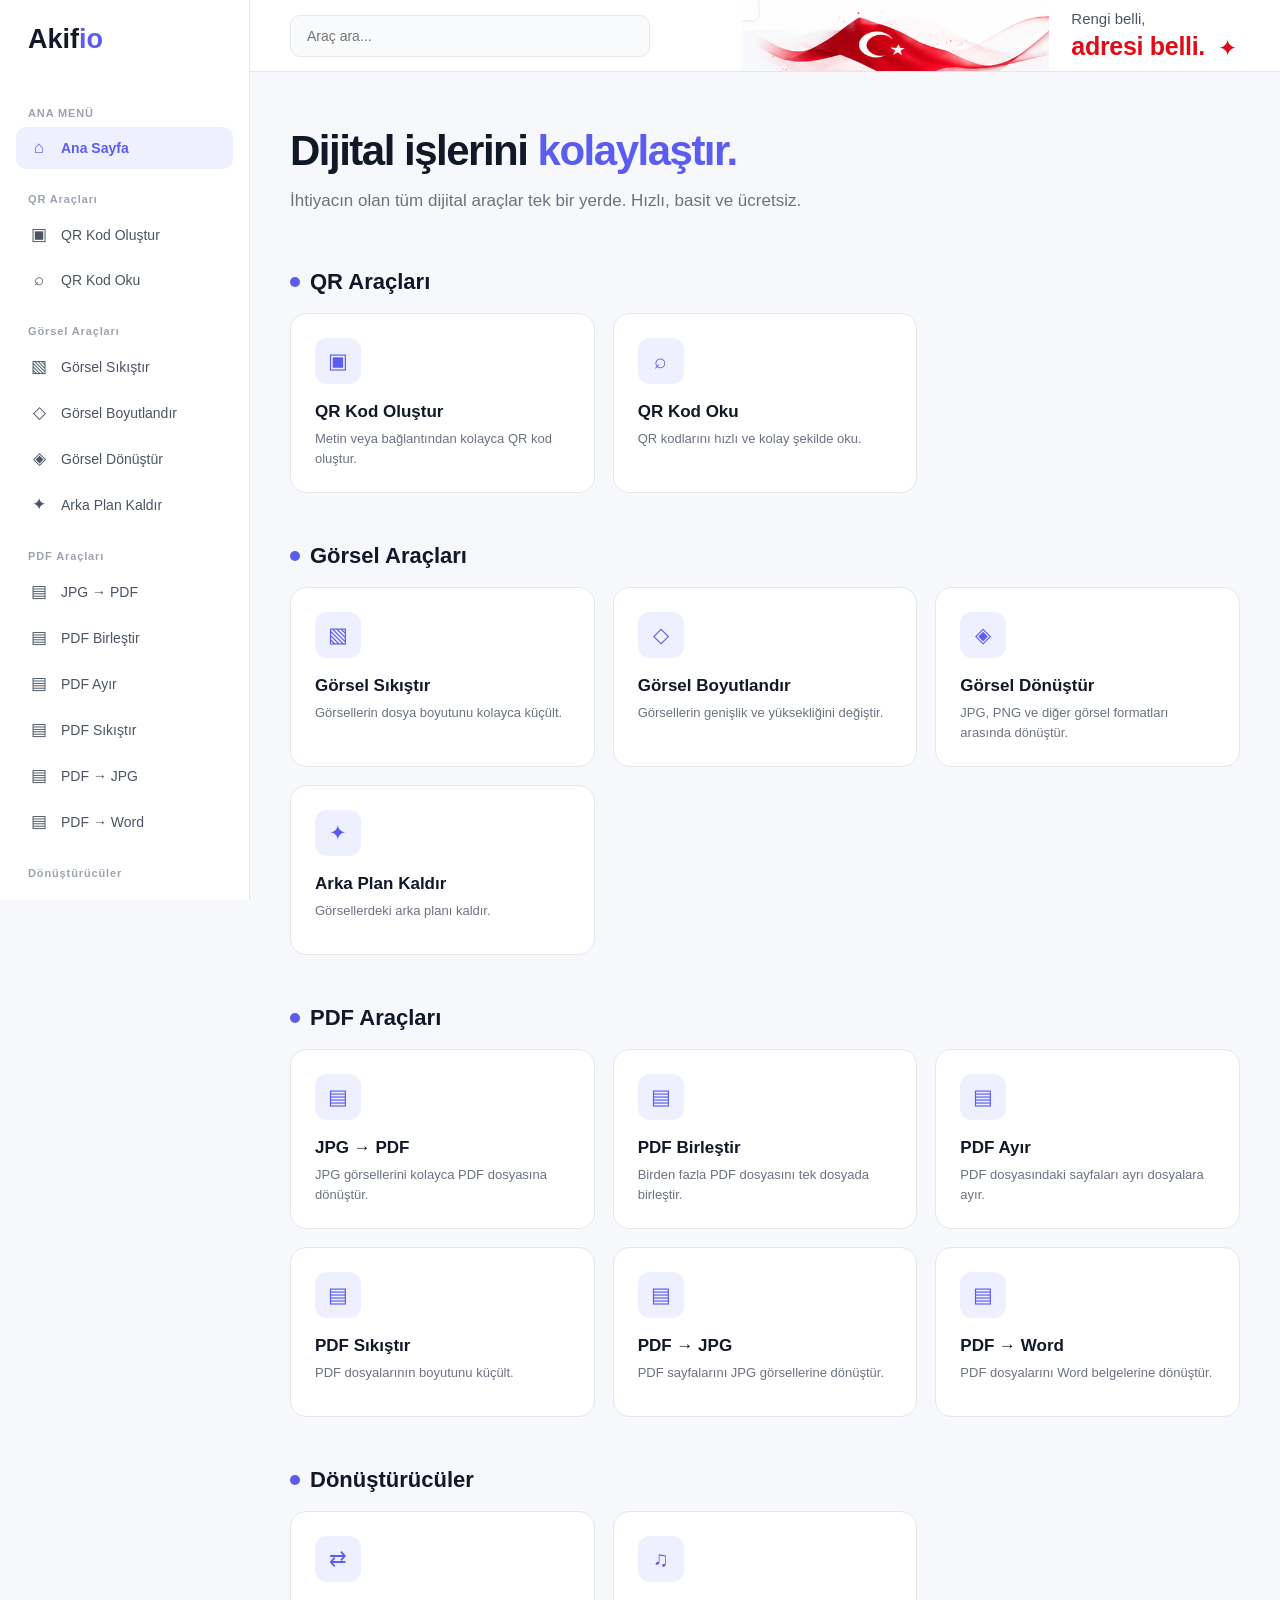
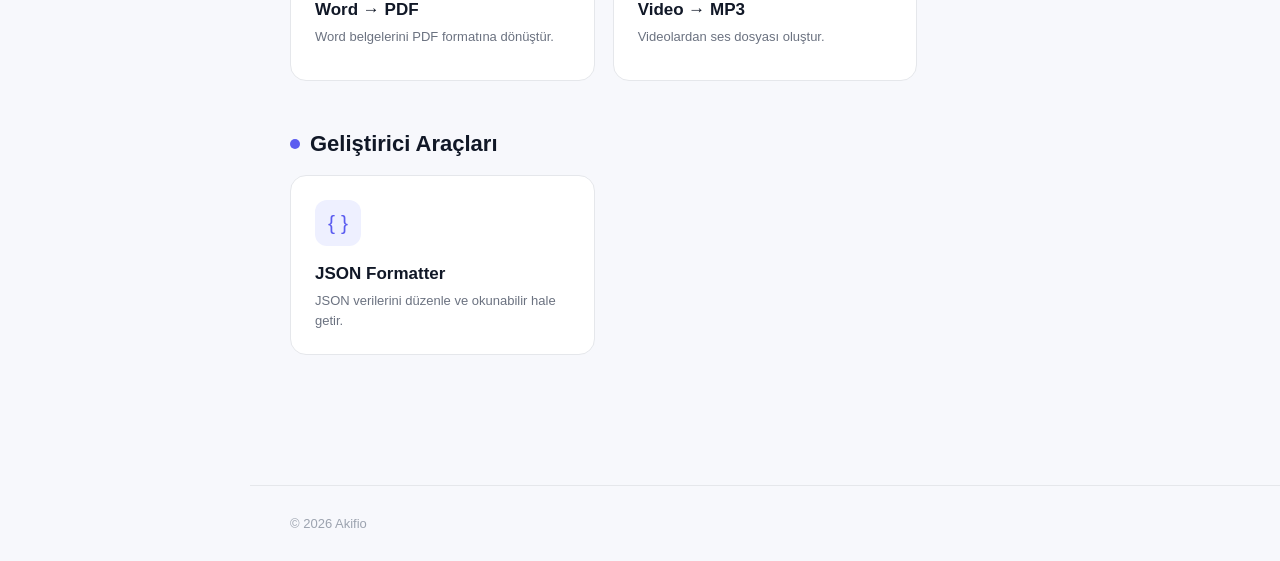
<file: index.html>
<!DOCTYPE html>
<html lang="tr">
<head>
    <meta charset="UTF-8">
    <meta name="viewport" content="width=device-width, initial-scale=1.0">

    <title>Akifio - Dijital Araçlar</title>

    <link rel="stylesheet" href="css/style.css">

    <style>
        /* ================================
           TÜRK BAYRAĞI ALANI
        ================================= */

        .turkey-banner {
            flex: 1;
            height: 100%;

            display: flex;
            align-items: center;
            justify-content: flex-end;

            gap: 22px;
            padding: 0 35px 0 25px;

            overflow: hidden;
        }


        .turkey-flag-image {
            width: 560px;
            max-width: 58%;
            height: auto;

            display: block;
            object-fit: contain;

            user-select: none;
            pointer-events: none;

            animation: flagFloat 6s ease-in-out infinite;
        }


        @keyframes flagFloat {

            0%,
            100% {
                transform: translateY(0);
            }

            50% {
                transform: translateY(2px);
            }

        }


        /* ================================
           YAZI
        ================================= */

        .turkey-text {
            position: relative;

            display: flex;
            flex-direction: column;
            align-items: flex-start;

            white-space: nowrap;

            line-height: 1.15;

            color: #4b5563;
            font-size: 15px;
            font-weight: 500;
        }


        .turkey-text strong {
            margin-top: 5px;

            color: #e30a17;

            font-size: 25px;
            font-weight: 800;

            letter-spacing: -0.3px;
        }


        .turkey-text .star {
            position: absolute;

            right: -32px;
            bottom: 1px;

            color: #e30a17;

            font-size: 23px;
            line-height: 1;

            animation: starPulse 3s ease-in-out infinite;
        }


        @keyframes starPulse {

            0%,
            100% {
                opacity: .75;
                transform: scale(1);
            }

            50% {
                opacity: 1;
                transform: scale(1.08);
            }

        }


        /* ================================
           TABLET
        ================================= */

        @media (max-width: 1000px) {

            .turkey-banner {
                gap: 15px;
                padding-right: 20px;
            }


            .turkey-flag-image {
                width: 430px;
                max-width: 52%;
            }


            .turkey-text strong {
                font-size: 21px;
            }

        }


        /* ================================
           MOBİL
        ================================= */

        @media (max-width: 700px) {

            .topbar {
                min-height: 125px;
                height: auto;

                display: flex;
                flex-direction: column;

                align-items: stretch;

                gap: 12px;

                padding: 12px 15px;
            }


            .topbar .search {
                width: 100%;
                max-width: 100%;

                flex-shrink: 0;
            }


            .turkey-banner {
                display: flex;

                width: 100%;
                height: 75px;

                flex: none;

                align-items: center;
                justify-content: center;

                gap: 12px;

                padding: 0;

                overflow: hidden;
            }


            .turkey-flag-image {
                width: 210px;
                max-width: 65%;

                height: auto;

                display: block;

                object-fit: contain;
            }


            .turkey-text {
                font-size: 11px;
            }


            .turkey-text strong {
                font-size: 17px;
                margin-top: 3px;
            }


            .turkey-text .star {
                right: -18px;
                bottom: 0;

                font-size: 16px;
            }

        }


        /* ================================
           ÇOK KÜÇÜK TELEFONLAR
        ================================= */

        @media (max-width: 400px) {

            .topbar {
                min-height: 115px;
                padding: 10px 12px;
            }


            .turkey-banner {
                height: 65px;

                gap: 8px;
            }


            .turkey-flag-image {
                width: 170px;
                max-width: 60%;
            }


            .turkey-text {
                font-size: 10px;
            }


            .turkey-text strong {
                font-size: 15px;
            }


            .turkey-text .star {
                right: -15px;
                font-size: 14px;
            }

        }

    </style>
</head>


<body>


    <!-- =========================================
         SOL MENÜ
    ========================================= -->

    <aside class="sidebar">

        <a href="index.html" class="logo">
            Akif<span>io</span>
        </a>


        <div class="menu-title">
            ANA MENÜ
        </div>


        <a href="index.html" class="menu-link active">

            <span class="menu-icon">
                ⌂
            </span>

            Ana Sayfa

        </a>


        <!-- Menü JavaScript tarafından doldurulacak -->

        <div id="sidebar-menu"></div>

    </aside>



    <!-- =========================================
         ANA ALAN
    ========================================= -->

    <div class="main">


        <!-- =====================================
             ÜST BAR
        ===================================== -->

        <header class="topbar">


            <!-- ARAÇ ARAMA -->

            <input
                type="search"
                id="tool-search"
                class="search"
                placeholder="Araç ara..."
                autocomplete="off"
            >


            <!-- =================================
                 TÜRK BAYRAĞI
            ================================== -->

            <div class="turkey-banner">


                <img
                    src="turk-bayragi.png"
                    alt="Türk bayrağı"
                    class="turkey-flag-image"
                >


                <div class="turkey-text">

                    <span>
                        Rengi belli,
                    </span>

                    <strong>
                        adresi belli.
                    </strong>

                    <span class="star">
                        ✦
                    </span>

                </div>


            </div>

        </header>



        <!-- =====================================
             İÇERİK
        ===================================== -->

        <main class="content">


            <section class="hero">


                <h1>

                    Dijital işlerini

                    <span>
                        kolaylaştır.
                    </span>

                </h1>


                <p>

                    İhtiyacın olan tüm dijital araçlar
                    tek bir yerde. Hızlı, basit ve ücretsiz.

                </p>


            </section>



            <!-- Araçlar JavaScript ile gelecek -->

            <div id="tools-container"></div>


        </main>



        <!-- =====================================
             FOOTER
        ===================================== -->

        <footer class="footer">

            © 2026 Akifio

        </footer>


    </div>



    <!-- =========================================
         JAVASCRIPT
    ========================================= -->

    <script src="js/tools.js"></script>

    <script src="js/main.js"></script>


</body>
</html>
</file>
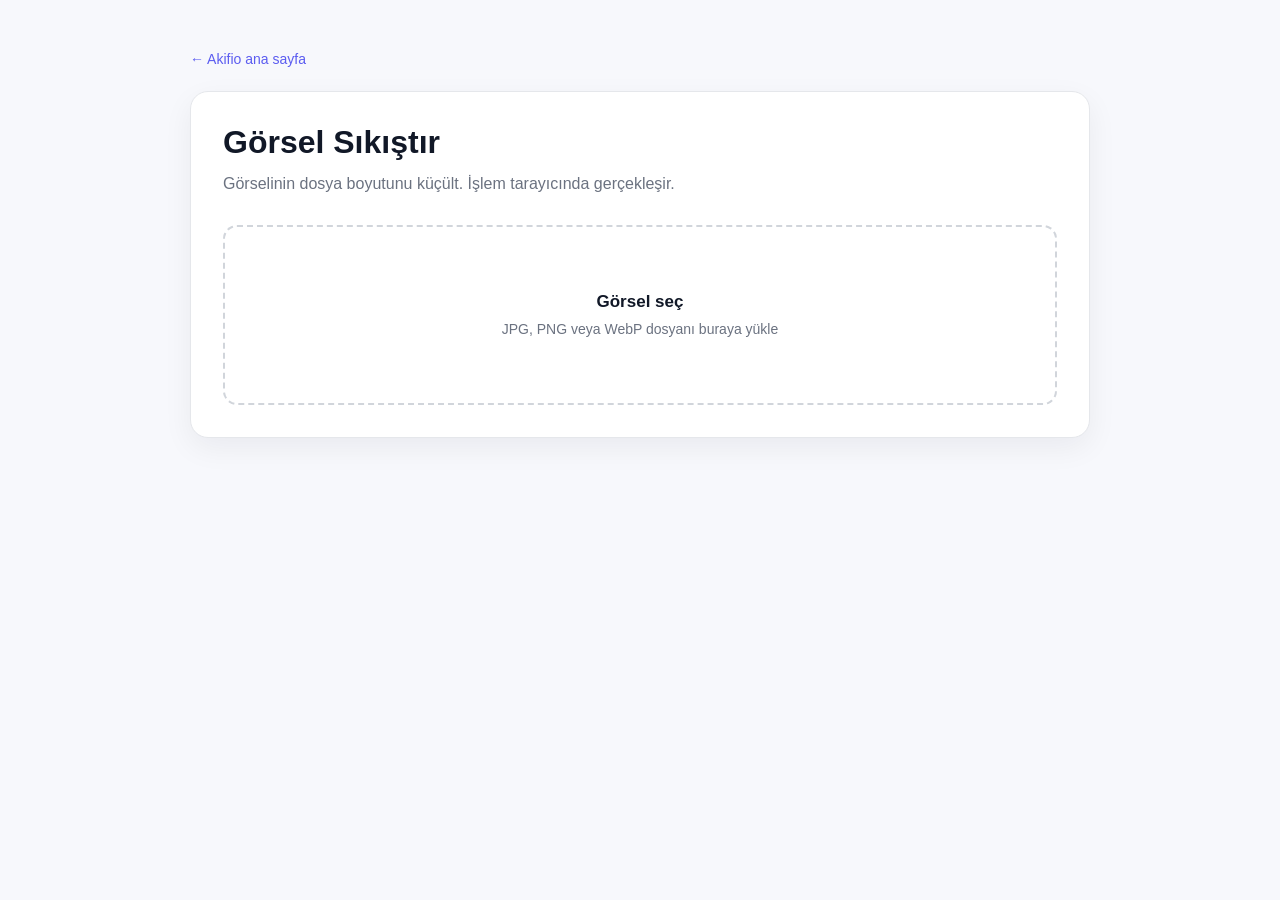
<file: tools/image-compress.html>
<!DOCTYPE html>
<html lang="tr">
<head>
    <meta charset="UTF-8">
    <meta name="viewport" content="width=device-width, initial-scale=1.0">

    <title>Görsel Sıkıştır - Akifio</title>

    <style>
        * {
            box-sizing: border-box;
        }

        body {
            margin: 0;
            font-family: Arial, Helvetica, sans-serif;
            background: #f7f8fc;
            color: #111827;
        }

        .container {
            width: min(900px, calc(100% - 32px));
            margin: 50px auto;
        }

        .back {
            display: inline-block;
            margin-bottom: 24px;
            color: #5b5cf0;
            text-decoration: none;
            font-size: 14px;
        }

        .card {
            background: #ffffff;
            border: 1px solid #e5e7eb;
            border-radius: 18px;
            padding: 32px;
            box-shadow: 0 10px 30px rgba(17, 24, 39, 0.06);
        }

        h1 {
            margin: 0 0 10px;
            font-size: 32px;
        }

        .description {
            margin: 0 0 28px;
            color: #6b7280;
            line-height: 1.6;
        }

        .upload {
            display: flex;
            align-items: center;
            justify-content: center;
            min-height: 180px;
            padding: 25px;
            border: 2px dashed #d1d5db;
            border-radius: 14px;
            cursor: pointer;
            text-align: center;
            transition: 0.2s;
        }

        .upload:hover {
            border-color: #5b5cf0;
            background: #f8f8ff;
        }

        .upload strong {
            display: block;
            margin-bottom: 8px;
            font-size: 17px;
        }

        .upload span {
            color: #6b7280;
            font-size: 14px;
        }

        #fileInput {
            display: none;
        }

        .preview {
            display: none;
            margin-top: 25px;
        }

        .preview img {
            display: block;
            max-width: 100%;
            max-height: 350px;
            margin: 0 auto;
            border-radius: 10px;
        }

        .controls {
            display: none;
            margin-top: 30px;
        }

        .control-row {
            display: flex;
            align-items: center;
            gap: 15px;
            margin-bottom: 20px;
        }

        .control-row label {
            min-width: 80px;
            font-weight: 600;
        }

        input[type="range"] {
            flex: 1;
        }

        #qualityValue {
            width: 45px;
            text-align: right;
            font-weight: 600;
        }

        .button {
            width: 100%;
            padding: 14px 20px;
            border: 0;
            border-radius: 10px;
            background: #5b5cf0;
            color: white;
            font-size: 15px;
            font-weight: 600;
            cursor: pointer;
        }

        .button:hover {
            background: #494ad8;
        }

        .button:disabled {
            opacity: 0.5;
            cursor: not-allowed;
        }

        .result {
            display: none;
            margin-top: 25px;
            padding: 18px;
            border-radius: 12px;
            background: #f3f4f6;
        }

        .result p {
            margin: 6px 0;
            font-size: 14px;
        }

        .download {
            display: block;
            margin-top: 15px;
            padding: 13px 20px;
            border-radius: 10px;
            background: #111827;
            color: white;
            text-align: center;
            text-decoration: none;
            font-weight: 600;
        }

        .error {
            display: none;
            margin-top: 20px;
            padding: 12px 15px;
            border-radius: 10px;
            background: #fef2f2;
            color: #b91c1c;
            font-size: 14px;
        }

        @media (max-width: 600px) {
            .container {
                margin: 25px auto;
            }

            .card {
                padding: 22px;
            }

            h1 {
                font-size: 27px;
            }
        }
    </style>
</head>

<body>

    <div class="container">

        <a href="../index.html" class="back">← Akifio ana sayfa</a>

        <div class="card">

            <h1>Görsel Sıkıştır</h1>

            <p class="description">
                Görselinin dosya boyutunu küçült.
                İşlem tarayıcında gerçekleşir.
            </p>

            <label class="upload" for="fileInput">
                <div>
                    <strong>Görsel seç</strong>
                    <span>JPG, PNG veya WebP dosyanı buraya yükle</span>
                </div>
            </label>

            <input
                id="fileInput"
                type="file"
                accept="image/jpeg,image/png,image/webp"
            >

            <div class="preview" id="preview">
                <img id="previewImage" alt="Görsel önizleme">
            </div>

            <div class="controls" id="controls">

                <div class="control-row">
                    <label for="quality">Kalite</label>

                    <input
                        id="quality"
                        type="range"
                        min="10"
                        max="100"
                        value="80"
                    >

                    <span id="qualityValue">80%</span>
                </div>

                <button class="button" id="compressButton">
                    Görseli Sıkıştır
                </button>

            </div>

            <div class="result" id="result">

                <p>
                    <strong>Orijinal boyut:</strong>
                    <span id="originalSize"></span>
                </p>

                <p>
                    <strong>Yeni boyut:</strong>
                    <span id="compressedSize"></span>
                </p>

                <a
                    id="downloadButton"
                    class="download"
                    download="akifio-sikistirilmis.jpg"
                >
                    Sıkıştırılmış Görseli İndir
                </a>

            </div>

            <div class="error" id="error"></div>

        </div>

    </div>

    <script>
        const fileInput = document.getElementById("fileInput");
        const preview = document.getElementById("preview");
        const previewImage = document.getElementById("previewImage");
        const controls = document.getElementById("controls");
        const quality = document.getElementById("quality");
        const qualityValue = document.getElementById("qualityValue");
        const compressButton = document.getElementById("compressButton");
        const result = document.getElementById("result");
        const originalSize = document.getElementById("originalSize");
        const compressedSize = document.getElementById("compressedSize");
        const downloadButton = document.getElementById("downloadButton");
        const errorBox = document.getElementById("error");

        let selectedFile = null;
        let previewUrl = null;
        let downloadUrl = null;

        function showError(message) {
            errorBox.textContent = message;
            errorBox.style.display = "block";
        }

        function hideError() {
            errorBox.style.display = "none";
            errorBox.textContent = "";
        }

        function formatSize(bytes) {
            if (bytes < 1024) {
                return bytes + " B";
            }

            if (bytes < 1024 * 1024) {
                return (bytes / 1024).toFixed(1) + " KB";
            }

            return (bytes / (1024 * 1024)).toFixed(2) + " MB";
        }

        fileInput.addEventListener("change", () => {
            hideError();

            const file = fileInput.files[0];

            if (!file) {
                return;
            }

            if (!file.type.startsWith("image/")) {
                showError("Lütfen geçerli bir görsel dosyası seç.");
                return;
            }

            selectedFile = file;

            if (previewUrl) {
                URL.revokeObjectURL(previewUrl);
            }

            previewUrl = URL.createObjectURL(file);

            previewImage.src = previewUrl;

            preview.style.display = "block";
            controls.style.display = "block";
            result.style.display = "none";
        });

        quality.addEventListener("input", () => {
            qualityValue.textContent = quality.value + "%";
        });

        compressButton.addEventListener("click", () => {
            hideError();

            if (!selectedFile) {
                showError("Önce bir görsel seç.");
                return;
            }

            compressButton.disabled = true;
            compressButton.textContent = "Sıkıştırılıyor...";

            const image = new Image();

            image.onload = () => {
                const canvas = document.createElement("canvas");
                const context = canvas.getContext("2d");

                canvas.width = image.naturalWidth;
                canvas.height = image.naturalHeight;

                context.drawImage(
                    image,
                    0,
                    0,
                    canvas.width,
                    canvas.height
                );

                const qualityValueNumber = Number(quality.value) / 100;

                canvas.toBlob(
                    (blob) => {

                        compressButton.disabled = false;
                        compressButton.textContent = "Görseli Sıkıştır";

                        if (!blob) {
                            showError("Görsel sıkıştırılamadı.");
                            return;
                        }

                        if (downloadUrl) {
                            URL.revokeObjectURL(downloadUrl);
                        }

                        downloadUrl = URL.createObjectURL(blob);

                        originalSize.textContent = formatSize(
                            selectedFile.size
                        );

                        compressedSize.textContent = formatSize(
                            blob.size
                        );

                        downloadButton.href = downloadUrl;

                        result.style.display = "block";

                    },
                    "image/jpeg",
                    qualityValueNumber
                );
            };

            image.onerror = () => {
                compressButton.disabled = false;
                compressButton.textContent = "Görseli Sıkıştır";
                showError("Görsel okunamadı.");
            };

            image.src = URL.createObjectURL(selectedFile);
        });
    </script>

</body>
</html>
</file>
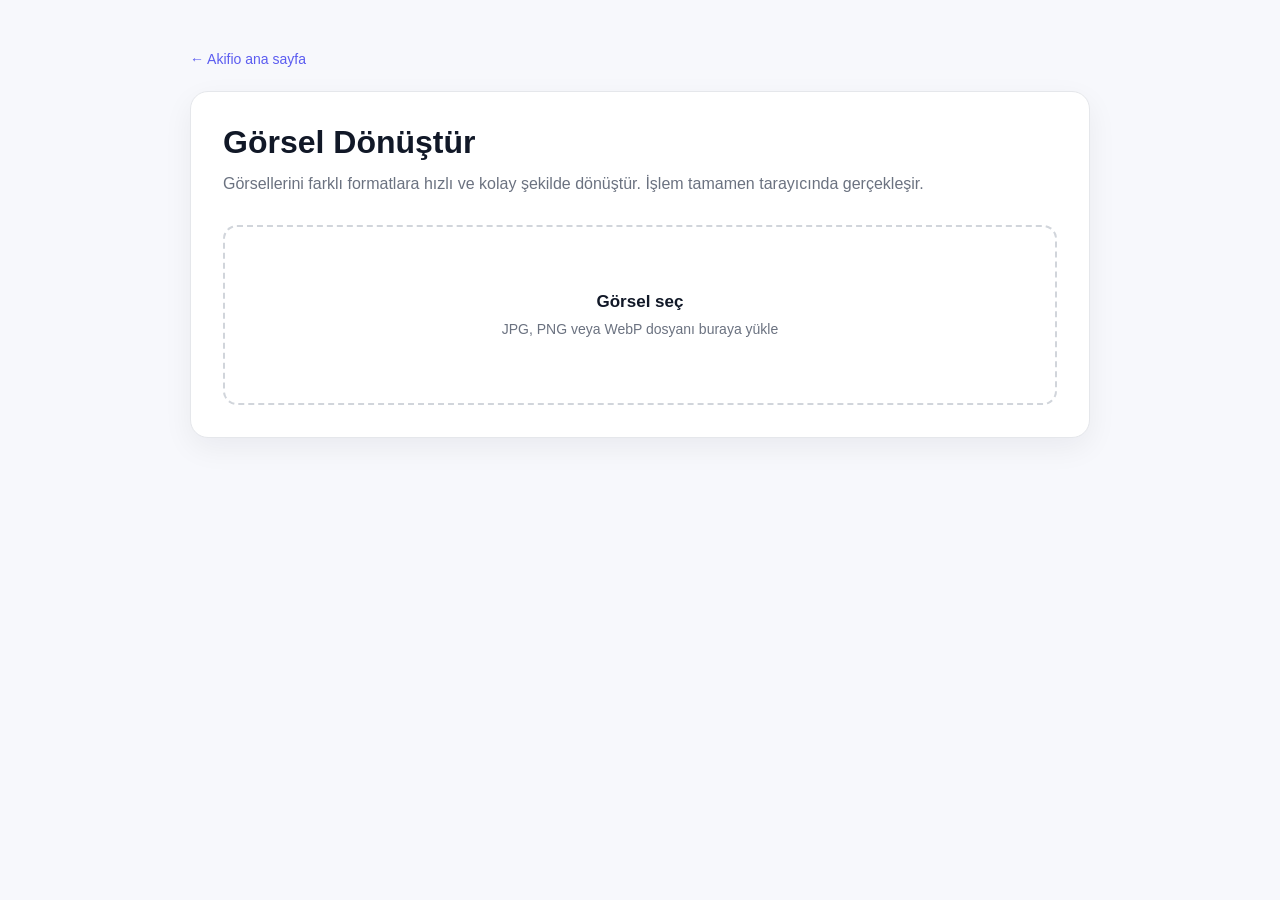
<file: tools/image-convert.html>
<!DOCTYPE html>
<html lang="tr">
<head>
    <meta charset="UTF-8">
    <meta name="viewport" content="width=device-width, initial-scale=1.0">

    <title>Görsel Dönüştür - Akifio</title>

    <style>
        * {
            box-sizing: border-box;
        }

        body {
            margin: 0;
            font-family: Arial, Helvetica, sans-serif;
            background: #f7f8fc;
            color: #111827;
        }

        .container {
            width: min(900px, calc(100% - 32px));
            margin: 50px auto;
        }

        .back {
            display: inline-block;
            margin-bottom: 24px;
            color: #5b5cf0;
            text-decoration: none;
            font-size: 14px;
        }

        .back:hover {
            text-decoration: underline;
        }

        .card {
            background: #ffffff;
            border: 1px solid #e5e7eb;
            border-radius: 18px;
            padding: 32px;
            box-shadow: 0 10px 30px rgba(17, 24, 39, 0.06);
        }

        h1 {
            margin: 0 0 10px;
            font-size: 32px;
        }

        .description {
            margin: 0 0 28px;
            color: #6b7280;
            line-height: 1.6;
        }

        .upload {
            display: flex;
            align-items: center;
            justify-content: center;
            min-height: 180px;
            padding: 25px;
            border: 2px dashed #d1d5db;
            border-radius: 14px;
            cursor: pointer;
            text-align: center;
            transition: 0.2s;
        }

        .upload:hover {
            border-color: #5b5cf0;
            background: #f8f8ff;
        }

        .upload strong {
            display: block;
            margin-bottom: 8px;
            font-size: 17px;
        }

        .upload span {
            color: #6b7280;
            font-size: 14px;
        }

        #fileInput {
            display: none;
        }

        .file-info {
            display: none;
            margin-top: 20px;
            padding: 15px;
            border-radius: 10px;
            background: #f3f4f6;
            font-size: 14px;
        }

        .preview {
            display: none;
            margin-top: 25px;
        }

        .preview img {
            display: block;
            max-width: 100%;
            max-height: 350px;
            margin: 0 auto;
            border-radius: 10px;
            object-fit: contain;
        }

        .controls {
            display: none;
            margin-top: 30px;
        }

        .control-group {
            margin-bottom: 20px;
        }

        .control-group label {
            display: block;
            margin-bottom: 8px;
            font-weight: 600;
        }

        select,
        input[type="range"] {
            width: 100%;
        }

        select {
            padding: 12px;
            border: 1px solid #d1d5db;
            border-radius: 10px;
            background: #ffffff;
            font-size: 15px;
        }

        .quality-row {
            display: flex;
            align-items: center;
            gap: 15px;
        }

        .quality-row input {
            flex: 1;
        }

        #qualityValue {
            width: 45px;
            text-align: right;
            font-weight: 600;
        }

        .button {
            width: 100%;
            padding: 14px 20px;
            border: 0;
            border-radius: 10px;
            background: #5b5cf0;
            color: #ffffff;
            font-size: 15px;
            font-weight: 600;
            cursor: pointer;
        }

        .button:hover {
            background: #494ad8;
        }

        .button:disabled {
            opacity: 0.5;
            cursor: not-allowed;
        }

        .result {
            display: none;
            margin-top: 25px;
            padding: 18px;
            border-radius: 12px;
            background: #f3f4f6;
        }

        .result p {
            margin: 6px 0;
            font-size: 14px;
        }

        .download {
            display: block;
            margin-top: 15px;
            padding: 13px 20px;
            border-radius: 10px;
            background: #111827;
            color: #ffffff;
            text-align: center;
            text-decoration: none;
            font-weight: 600;
        }

        .download:hover {
            background: #1f2937;
        }

        .error {
            display: none;
            margin-top: 20px;
            padding: 12px 15px;
            border-radius: 10px;
            background: #fef2f2;
            color: #b91c1c;
            font-size: 14px;
        }

        @media (max-width: 600px) {
            .container {
                margin: 25px auto;
            }

            .card {
                padding: 22px;
            }

            h1 {
                font-size: 27px;
            }
        }
    </style>
</head>

<body>

    <div class="container">

        <a href="../index.html" class="back">
            ← Akifio ana sayfa
        </a>

        <div class="card">

            <h1>Görsel Dönüştür</h1>

            <p class="description">
                Görsellerini farklı formatlara hızlı ve kolay şekilde dönüştür.
                İşlem tamamen tarayıcında gerçekleşir.
            </p>

            <label class="upload" for="fileInput">
                <div>
                    <strong>Görsel seç</strong>
                    <span>
                        JPG, PNG veya WebP dosyanı buraya yükle
                    </span>
                </div>
            </label>

            <input
                id="fileInput"
                type="file"
                accept="image/jpeg,image/png,image/webp"
            >

            <div class="file-info" id="fileInfo"></div>

            <div class="preview" id="preview">
                <img
                    id="previewImage"
                    alt="Görsel önizleme"
                >
            </div>

            <div class="controls" id="controls">

                <div class="control-group">

                    <label for="format">
                        Dönüştürülecek format
                    </label>

                    <select id="format">

                        <option value="png">
                            PNG
                        </option>

                        <option value="jpeg">
                            JPG
                        </option>

                        <option value="webp">
                            WebP
                        </option>

                    </select>

                </div>

                <div class="control-group">

                    <label for="quality">
                        Kalite
                    </label>

                    <div class="quality-row">

                        <input
                            id="quality"
                            type="range"
                            min="10"
                            max="100"
                            value="90"
                        >

                        <span id="qualityValue">
                            90%
                        </span>

                    </div>

                </div>

                <button
                    type="button"
                    class="button"
                    id="convertButton"
                >
                    Görseli Dönüştür
                </button>

            </div>

            <div class="result" id="result">

                <p>
                    <strong>Orijinal boyut:</strong>
                    <span id="originalSize"></span>
                </p>

                <p>
                    <strong>Yeni boyut:</strong>
                    <span id="convertedSize"></span>
                </p>

                <p>
                    <strong>Format:</strong>
                    <span id="convertedFormat"></span>
                </p>

                <a
                    id="downloadButton"
                    class="download"
                    download="akifio-donusturulmus"
                >
                    Dönüştürülen Görseli İndir
                </a>

            </div>

            <div
                class="error"
                id="error"
            ></div>

        </div>

    </div>

    <script>
        "use strict";

        const fileInput = document.getElementById("fileInput");
        const fileInfo = document.getElementById("fileInfo");

        const preview = document.getElementById("preview");
        const previewImage = document.getElementById("previewImage");

        const controls = document.getElementById("controls");

        const formatSelect = document.getElementById("format");

        const quality = document.getElementById("quality");
        const qualityValue = document.getElementById("qualityValue");

        const convertButton =
            document.getElementById("convertButton");

        const result = document.getElementById("result");

        const originalSize =
            document.getElementById("originalSize");

        const convertedSize =
            document.getElementById("convertedSize");

        const convertedFormat =
            document.getElementById("convertedFormat");

        const downloadButton =
            document.getElementById("downloadButton");

        const errorBox =
            document.getElementById("error");

        let selectedFile = null;
        let previewUrl = null;
        let downloadUrl = null;


        function showError(message) {

            errorBox.textContent = message;
            errorBox.style.display = "block";

        }


        function hideError() {

            errorBox.textContent = "";
            errorBox.style.display = "none";

        }


        function formatSize(bytes) {

            if (bytes < 1024) {
                return bytes + " B";
            }

            if (bytes < 1024 * 1024) {
                return (bytes / 1024).toFixed(1) + " KB";
            }

            return (bytes / (1024 * 1024)).toFixed(2) + " MB";

        }


        function getFormatName(format) {

            if (format === "jpeg") {
                return "JPG";
            }

            return format.toUpperCase();

        }


        function getExtension(format) {

            if (format === "jpeg") {
                return "jpg";
            }

            return format;

        }


        function getMimeType(format) {

            if (format === "jpeg") {
                return "image/jpeg";
            }

            if (format === "webp") {
                return "image/webp";
            }

            return "image/png";

        }


        function resetResult() {

            result.style.display = "none";

            if (downloadUrl) {

                URL.revokeObjectURL(downloadUrl);

                downloadUrl = null;

            }

            downloadButton.removeAttribute("href");

        }


        fileInput.addEventListener("change", () => {

            hideError();

            resetResult();

            const file = fileInput.files[0];

            if (!file) {
                return;
            }


            if (!file.type.startsWith("image/")) {

                showError(
                    "Lütfen geçerli bir JPG, PNG veya WebP görseli seç."
                );

                fileInput.value = "";

                return;
            }


            selectedFile = file;


            if (previewUrl) {

                URL.revokeObjectURL(previewUrl);

            }


            previewUrl =
                URL.createObjectURL(selectedFile);


            previewImage.src = previewUrl;


            fileInfo.textContent =
                "Seçilen dosya: " +
                selectedFile.name +
                " (" +
                formatSize(selectedFile.size) +
                ")";

            fileInfo.style.display = "block";

            preview.style.display = "block";

            controls.style.display = "block";

        });


        quality.addEventListener("input", () => {

            qualityValue.textContent =
                quality.value + "%";

        });


        convertButton.addEventListener("click", () => {

            hideError();
            resetResult();


            if (!selectedFile) {

                showError(
                    "Önce bir görsel seç."
                );

                return;
            }


            convertButton.disabled = true;

            convertButton.textContent =
                "Dönüştürülüyor...";


            const image = new Image();


            image.onload = () => {

                try {

                    const canvas =
                        document.createElement("canvas");

                    const context =
                        canvas.getContext("2d");


                    if (!context) {

                        throw new Error(
                            "Tarayıcı canvas desteği bulunamadı."
                        );

                    }


                    canvas.width =
                        image.naturalWidth;

                    canvas.height =
                        image.naturalHeight;


                    context.drawImage(
                        image,
                        0,
                        0,
                        canvas.width,
                        canvas.height
                    );


                    const selectedFormat =
                        formatSelect.value;

                    const mimeType =
                        getMimeType(selectedFormat);

                    const qualityNumber =
                        Number(quality.value) / 100;


                    canvas.toBlob(
                        (blob) => {

                            convertButton.disabled = false;

                            convertButton.textContent =
                                "Görseli Dönüştür";


                            if (!blob) {

                                showError(
                                    "Görsel dönüştürülemedi."
                                );

                                return;
                            }


                            downloadUrl =
                                URL.createObjectURL(blob);


                            originalSize.textContent =
                                formatSize(
                                    selectedFile.size
                                );


                            convertedSize.textContent =
                                formatSize(
                                    blob.size
                                );


                            convertedFormat.textContent =
                                getFormatName(
                                    selectedFormat
                                );


                            downloadButton.href =
                                downloadUrl;


                            downloadButton.download =
                                "akifio-donusturulmus." +
                                getExtension(
                                    selectedFormat
                                );


                            result.style.display =
                                "block";

                        },
                        mimeType,
                        qualityNumber
                    );

                } catch (error) {

                    convertButton.disabled = false;

                    convertButton.textContent =
                        "Görseli Dönüştür";

                    showError(
                        "Görsel dönüştürülürken bir hata oluştu."
                    );

                }

            };


            image.onerror = () => {

                convertButton.disabled = false;

                convertButton.textContent =
                    "Görseli Dönüştür";

                showError(
                    "Görsel okunamadı."
                );

            };


            image.src =
                URL.createObjectURL(selectedFile);

        });
    </script>

</body>
</html>
</file>
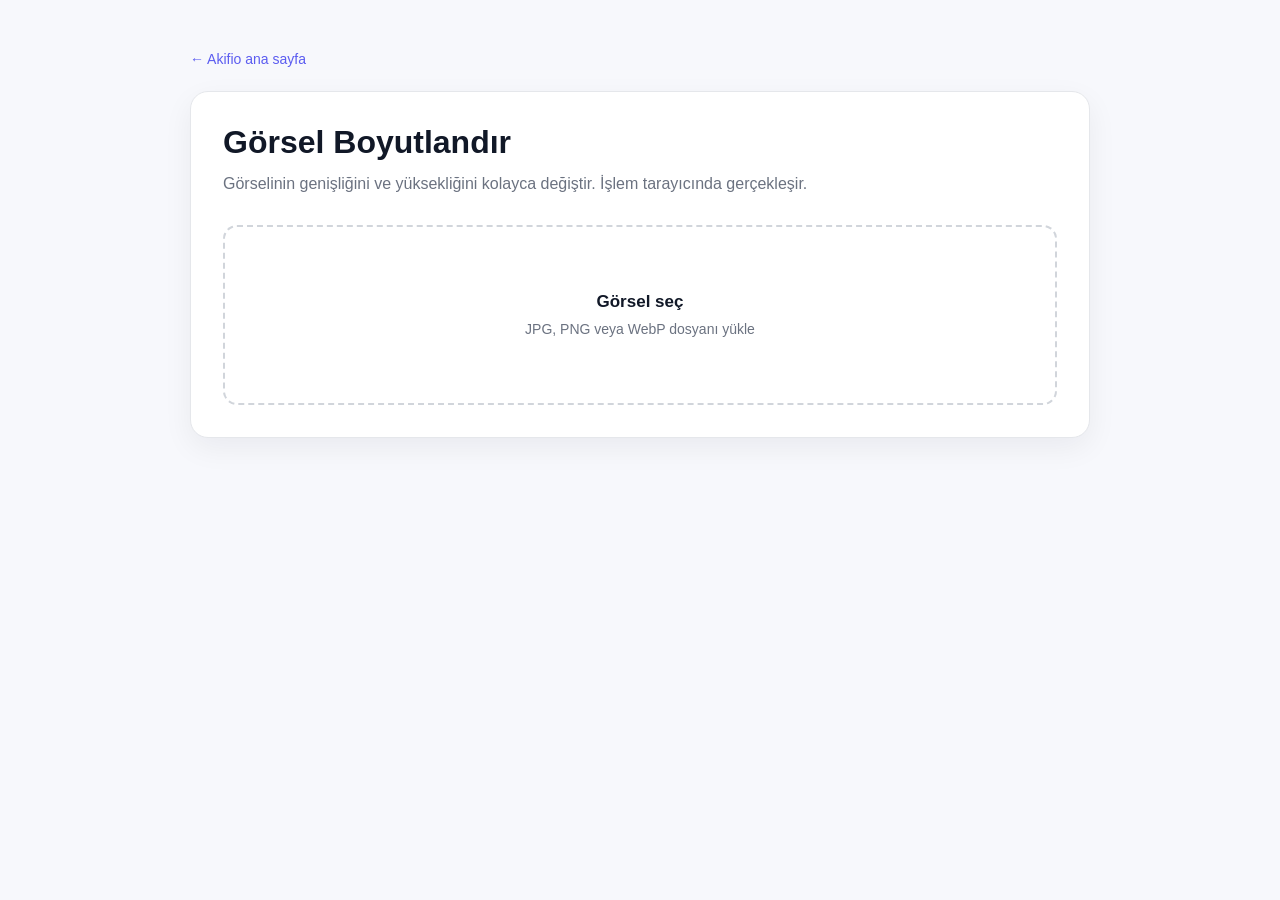
<file: tools/image-resize.html>
<!DOCTYPE html>
<html lang="tr">
<head>
    <meta charset="UTF-8">
    <meta name="viewport" content="width=device-width, initial-scale=1.0">

    <title>Görsel Boyutlandır - Akifio</title>

    <style>
        * {
            box-sizing: border-box;
        }

        body {
            margin: 0;
            font-family: Arial, Helvetica, sans-serif;
            background: #f7f8fc;
            color: #111827;
        }

        .container {
            width: min(900px, calc(100% - 32px));
            margin: 50px auto;
        }

        .back {
            display: inline-block;
            margin-bottom: 24px;
            color: #5b5cf0;
            text-decoration: none;
            font-size: 14px;
        }

        .back:hover {
            text-decoration: underline;
        }

        .card {
            background: #ffffff;
            border: 1px solid #e5e7eb;
            border-radius: 18px;
            padding: 32px;
            box-shadow: 0 10px 30px rgba(17, 24, 39, 0.06);
        }

        h1 {
            margin: 0 0 10px;
            font-size: 32px;
        }

        .description {
            margin: 0 0 28px;
            color: #6b7280;
            line-height: 1.6;
        }

        .upload {
            display: flex;
            align-items: center;
            justify-content: center;
            min-height: 180px;
            padding: 25px;
            border: 2px dashed #d1d5db;
            border-radius: 14px;
            cursor: pointer;
            text-align: center;
            transition: 0.2s;
        }

        .upload:hover {
            border-color: #5b5cf0;
            background: #f8f8ff;
        }

        .upload strong {
            display: block;
            margin-bottom: 8px;
            font-size: 17px;
        }

        .upload span {
            color: #6b7280;
            font-size: 14px;
        }

        #fileInput {
            display: none;
        }

        .preview {
            display: none;
            margin-top: 25px;
            padding: 20px;
            background: #f9fafb;
            border: 1px solid #e5e7eb;
            border-radius: 14px;
        }

        .preview img {
            display: block;
            max-width: 100%;
            max-height: 350px;
            margin: 0 auto;
            border-radius: 10px;
        }

        .dimensions {
            display: none;
            margin-top: 25px;
        }

        .dimensions-title {
            margin: 0 0 18px;
            font-size: 18px;
        }

        .input-row {
            display: grid;
            grid-template-columns: 1fr 1fr;
            gap: 16px;
            margin-bottom: 18px;
        }

        .field label {
            display: block;
            margin-bottom: 8px;
            font-size: 14px;
            font-weight: 600;
        }

        .field input {
            width: 100%;
            padding: 13px 14px;
            border: 1px solid #d1d5db;
            border-radius: 10px;
            outline: none;
            font-size: 15px;
        }

        .field input:focus {
            border-color: #5b5cf0;
        }

        .original {
            margin-bottom: 18px;
            color: #6b7280;
            font-size: 14px;
        }

        .ratio {
            display: flex;
            align-items: center;
            gap: 10px;
            margin-bottom: 22px;
            font-size: 14px;
        }

        .ratio input {
            width: 17px;
            height: 17px;
            cursor: pointer;
        }

        .button {
            width: 100%;
            padding: 14px 20px;
            border: 0;
            border-radius: 10px;
            background: #5b5cf0;
            color: #ffffff;
            font-size: 15px;
            font-weight: 600;
            cursor: pointer;
        }

        .button:hover {
            background: #494ad8;
        }

        .button:disabled {
            opacity: 0.5;
            cursor: not-allowed;
        }

        .result {
            display: none;
            margin-top: 25px;
            padding: 18px;
            border-radius: 12px;
            background: #f3f4f6;
        }

        .result p {
            margin: 6px 0;
            font-size: 14px;
        }

        .download {
            display: block;
            margin-top: 15px;
            padding: 13px 20px;
            border-radius: 10px;
            background: #111827;
            color: #ffffff;
            text-align: center;
            text-decoration: none;
            font-weight: 600;
        }

        .download:hover {
            background: #1f2937;
        }

        .error {
            display: none;
            margin-top: 20px;
            padding: 12px 15px;
            border-radius: 10px;
            background: #fef2f2;
            color: #b91c1c;
            font-size: 14px;
        }

        @media (max-width: 600px) {
            .container {
                margin: 25px auto;
            }

            .card {
                padding: 22px;
            }

            h1 {
                font-size: 27px;
            }

            .input-row {
                grid-template-columns: 1fr;
            }
        }
    </style>
</head>

<body>

    <div class="container">

        <a href="../index.html" class="back">
            ← Akifio ana sayfa
        </a>

        <div class="card">

            <h1>Görsel Boyutlandır</h1>

            <p class="description">
                Görselinin genişliğini ve yüksekliğini kolayca değiştir.
                İşlem tarayıcında gerçekleşir.
            </p>

            <label class="upload" for="fileInput">
                <div>
                    <strong>Görsel seç</strong>
                    <span>JPG, PNG veya WebP dosyanı yükle</span>
                </div>
            </label>

            <input
                id="fileInput"
                type="file"
                accept="image/jpeg,image/png,image/webp"
            >

            <div class="preview" id="preview">
                <img
                    id="previewImage"
                    alt="Görsel önizleme"
                >
            </div>

            <div class="dimensions" id="dimensions">

                <h2 class="dimensions-title">
                    Yeni boyut
                </h2>

                <div class="original">
                    Orijinal boyut:
                    <strong id="originalDimensions">
                        -
                    </strong>
                </div>

                <div class="input-row">

                    <div class="field">
                        <label for="width">
                            Genişlik (px)
                        </label>

                        <input
                            id="width"
                            type="number"
                            min="1"
                            step="1"
                        >
                    </div>

                    <div class="field">
                        <label for="height">
                            Yükseklik (px)
                        </label>

                        <input
                            id="height"
                            type="number"
                            min="1"
                            step="1"
                        >
                    </div>

                </div>

                <label class="ratio">
                    <input
                        id="keepRatio"
                        type="checkbox"
                        checked
                    >

                    <span>
                        En-boy oranını koru
                    </span>
                </label>

                <button
                    type="button"
                    class="button"
                    id="resizeButton"
                >
                    Görseli Boyutlandır
                </button>

            </div>

            <div class="result" id="result">

                <p>
                    <strong>Orijinal boyut:</strong>
                    <span id="resultOriginal"></span>
                </p>

                <p>
                    <strong>Yeni boyut:</strong>
                    <span id="resultNew"></span>
                </p>

                <a
                    id="downloadButton"
                    class="download"
                    download="akifio-boyutlandirilmis.jpg"
                >
                    Boyutlandırılmış Görseli İndir
                </a>

            </div>

            <div
                class="error"
                id="error"
            ></div>

        </div>

    </div>

    <script>
        const fileInput = document.getElementById("fileInput");

        const preview = document.getElementById("preview");
        const previewImage = document.getElementById("previewImage");

        const dimensions = document.getElementById("dimensions");

        const originalDimensions =
            document.getElementById("originalDimensions");

        const widthInput =
            document.getElementById("width");

        const heightInput =
            document.getElementById("height");

        const keepRatio =
            document.getElementById("keepRatio");

        const resizeButton =
            document.getElementById("resizeButton");

        const result =
            document.getElementById("result");

        const resultOriginal =
            document.getElementById("resultOriginal");

        const resultNew =
            document.getElementById("resultNew");

        const downloadButton =
            document.getElementById("downloadButton");

        const errorBox =
            document.getElementById("error");


        let selectedFile = null;

        let originalWidth = 0;
        let originalHeight = 0;

        let previewUrl = null;
        let downloadUrl = null;


        function showError(message) {
            errorBox.textContent = message;
            errorBox.style.display = "block";
        }


        function hideError() {
            errorBox.textContent = "";
            errorBox.style.display = "none";
        }


        function clearDownloadUrl() {
            if (downloadUrl) {
                URL.revokeObjectURL(downloadUrl);
                downloadUrl = null;
            }
        }


        fileInput.addEventListener("change", () => {

            hideError();

            const file = fileInput.files[0];

            if (!file) {
                return;
            }


            if (!file.type.startsWith("image/")) {

                showError(
                    "Lütfen geçerli bir JPG, PNG veya WebP dosyası seç."
                );

                fileInput.value = "";
                return;
            }


            selectedFile = file;


            if (previewUrl) {
                URL.revokeObjectURL(previewUrl);
            }


            previewUrl = URL.createObjectURL(file);

            previewImage.src = previewUrl;


            previewImage.onload = () => {

                originalWidth = previewImage.naturalWidth;
                originalHeight = previewImage.naturalHeight;


                originalDimensions.textContent =
                    `${originalWidth} × ${originalHeight} px`;


                widthInput.value = originalWidth;
                heightInput.value = originalHeight;


                preview.style.display = "block";
                dimensions.style.display = "block";

                result.style.display = "none";

                clearDownloadUrl();
            };


            previewImage.onerror = () => {

                showError(
                    "Görsel okunamadı. Lütfen başka bir dosya dene."
                );

                preview.style.display = "none";
                dimensions.style.display = "none";
            };

        });


        widthInput.addEventListener("input", () => {

            if (!keepRatio.checked) {
                return;
            }

            if (
                originalWidth <= 0 ||
                originalHeight <= 0
            ) {
                return;
            }

            const newWidth = Number(widthInput.value);

            if (!Number.isFinite(newWidth) || newWidth <= 0) {
                return;
            }

            const ratio =
                originalHeight / originalWidth;

            const newHeight =
                Math.round(newWidth * ratio);

            heightInput.value = newHeight;
        });


        heightInput.addEventListener("input", () => {

            if (!keepRatio.checked) {
                return;
            }

            if (
                originalWidth <= 0 ||
                originalHeight <= 0
            ) {
                return;
            }

            const newHeight = Number(heightInput.value);

            if (!Number.isFinite(newHeight) || newHeight <= 0) {
                return;
            }

            const ratio =
                originalWidth / originalHeight;

            const newWidth =
                Math.round(newHeight * ratio);

            widthInput.value = newWidth;
        });


        resizeButton.addEventListener("click", () => {

            hideError();

            if (!selectedFile) {
                showError("Önce bir görsel seç.");
                return;
            }


            const newWidth = Number(widthInput.value);
            const newHeight = Number(heightInput.value);


            if (
                !Number.isInteger(newWidth) ||
                !Number.isInteger(newHeight) ||
                newWidth <= 0 ||
                newHeight <= 0
            ) {
                showError(
                    "Genişlik ve yükseklik 1 veya daha büyük tam sayı olmalıdır."
                );

                return;
            }


            if (
                newWidth > 10000 ||
                newHeight > 10000
            ) {
                showError(
                    "Genişlik ve yükseklik 10000 pikselden büyük olamaz."
                );

                return;
            }


            resizeButton.disabled = true;
            resizeButton.textContent = "Boyutlandırılıyor...";


            const image = new Image();


            image.onload = () => {

                try {

                    const canvas =
                        document.createElement("canvas");

                    canvas.width = newWidth;
                    canvas.height = newHeight;


                    const context =
                        canvas.getContext("2d");


                    if (!context) {
                        throw new Error(
                            "Canvas desteklenmiyor."
                        );
                    }


                    context.drawImage(
                        image,
                        0,
                        0,
                        newWidth,
                        newHeight
                    );


                    canvas.toBlob(
                        (blob) => {

                            resizeButton.disabled = false;
                            resizeButton.textContent =
                                "Görseli Boyutlandır";


                            if (!blob) {

                                showError(
                                    "Görsel oluşturulamadı."
                                );

                                return;
                            }


                            clearDownloadUrl();

                            downloadUrl =
                                URL.createObjectURL(blob);


                            resultOriginal.textContent =
                                `${originalWidth} × ${originalHeight} px`;


                            resultNew.textContent =
                                `${newWidth} × ${newHeight} px`;


                            downloadButton.href =
                                downloadUrl;


                            result.style.display =
                                "block";

                        },
                        "image/jpeg",
                        0.92
                    );

                } catch (error) {

                    resizeButton.disabled = false;
                    resizeButton.textContent =
                        "Görseli Boyutlandır";

                    showError(
                        "Görsel boyutlandırılırken bir hata oluştu."
                    );
                }

            };


            image.onerror = () => {

                resizeButton.disabled = false;
                resizeButton.textContent =
                    "Görseli Boyutlandır";

                showError(
                    "Görsel yüklenemedi."
                );
            };


            image.src =
                URL.createObjectURL(selectedFile);

        });


        window.addEventListener("beforeunload", () => {

            if (previewUrl) {
                URL.revokeObjectURL(previewUrl);
            }

            if (downloadUrl) {
                URL.revokeObjectURL(downloadUrl);
            }

        });
    </script>

</body>
</html>
</file>
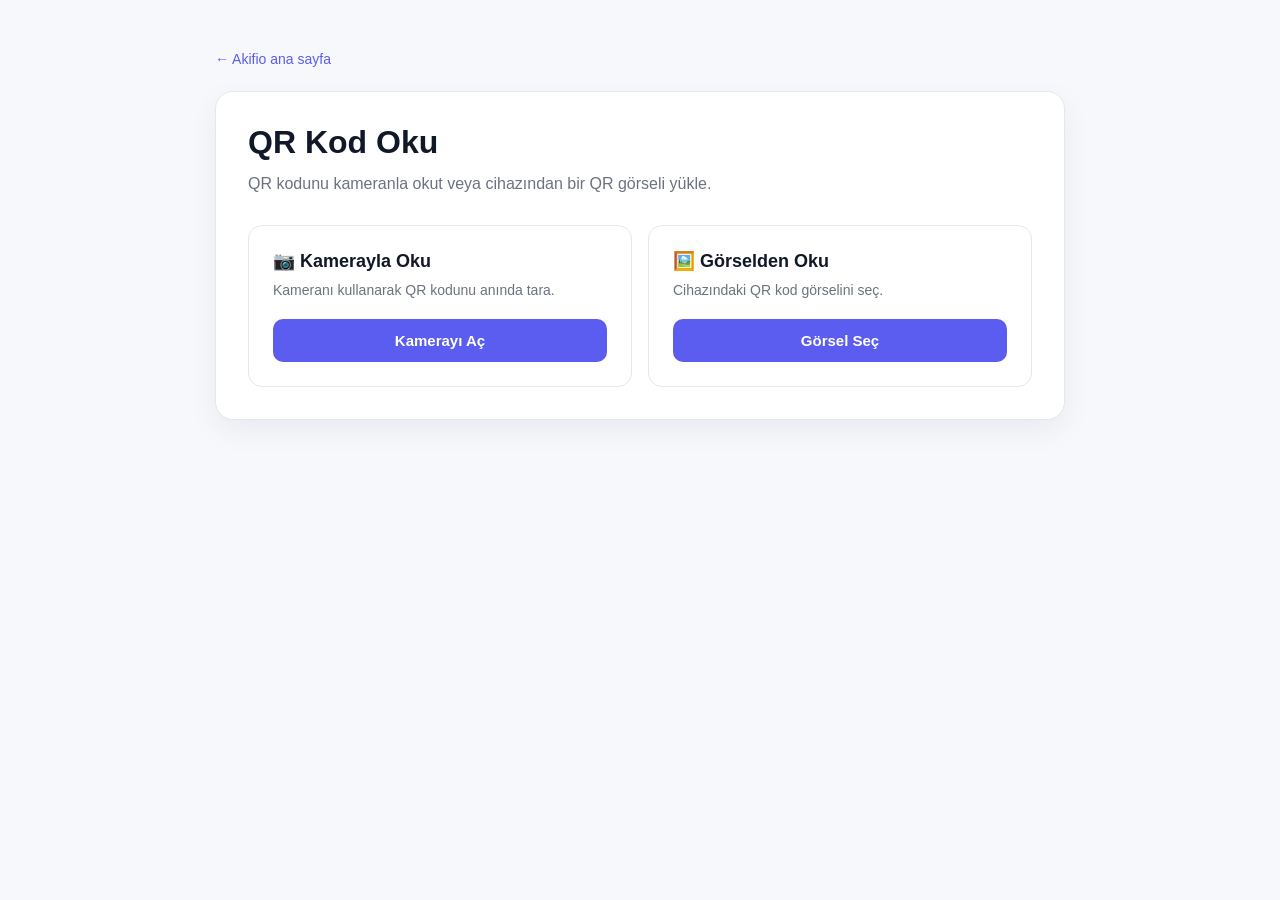
<file: tools/qr_reader.html>
<!DOCTYPE html>
<html lang="tr">
<head>
    <meta charset="UTF-8">
    <meta name="viewport" content="width=device-width, initial-scale=1.0">

    <title>QR Kod Oku - Akifio</title>

    <style>
        * {
            box-sizing: border-box;
        }

        body {
            margin: 0;
            font-family: Arial, Helvetica, sans-serif;
            background: #f7f8fc;
            color: #111827;
        }

        .container {
            width: min(850px, calc(100% - 32px));
            margin: 50px auto;
        }

        .back {
            display: inline-block;
            margin-bottom: 24px;
            color: #5b5cf0;
            text-decoration: none;
            font-size: 14px;
        }

        .back:hover {
            text-decoration: underline;
        }

        .card {
            background: #ffffff;
            border: 1px solid #e5e7eb;
            border-radius: 18px;
            padding: 32px;
            box-shadow: 0 10px 30px rgba(17, 24, 39, 0.06);
        }

        h1 {
            margin: 0 0 10px;
            font-size: 32px;
        }

        .description {
            margin: 0 0 28px;
            color: #6b7280;
            line-height: 1.6;
        }

        .options {
            display: grid;
            grid-template-columns: 1fr 1fr;
            gap: 16px;
        }

        .option {
            padding: 24px;
            border: 1px solid #e5e7eb;
            border-radius: 14px;
            background: #ffffff;
        }

        .option h2 {
            margin: 0 0 8px;
            font-size: 18px;
        }

        .option p {
            margin: 0 0 18px;
            color: #6b7280;
            font-size: 14px;
            line-height: 1.5;
        }

        .button {
            display: inline-block;
            width: 100%;
            padding: 13px 18px;
            border: 0;
            border-radius: 10px;
            background: #5b5cf0;
            color: #ffffff;
            font-size: 15px;
            font-weight: 600;
            text-align: center;
            cursor: pointer;
        }

        .button:hover {
            background: #494ad8;
        }

        input[type="file"] {
            display: none;
        }

        .camera {
            display: none;
            margin-top: 25px;
        }

        video {
            display: block;
            width: 100%;
            max-height: 450px;
            object-fit: cover;
            border-radius: 14px;
            background: #111827;
        }

        .camera-controls {
            display: flex;
            gap: 10px;
            margin-top: 15px;
        }

        .secondary {
            background: #111827;
        }

        .secondary:hover {
            background: #1f2937;
        }

        .result {
            display: none;
            margin-top: 25px;
            padding: 20px;
            border-radius: 14px;
            background: #f0fdf4;
            border: 1px solid #bbf7d0;
        }

        .result-title {
            margin: 0 0 10px;
            font-size: 17px;
        }

        .result-text {
            margin: 0;
            padding: 14px;
            background: #ffffff;
            border: 1px solid #dcfce7;
            border-radius: 10px;
            word-break: break-word;
            line-height: 1.5;
        }

        .copy-button {
            margin-top: 12px;
            width: auto;
            padding: 10px 16px;
        }

        .error {
            display: none;
            margin-top: 20px;
            padding: 12px 15px;
            border-radius: 10px;
            background: #fef2f2;
            color: #b91c1c;
            font-size: 14px;
        }

        .status {
            margin-top: 15px;
            color: #6b7280;
            font-size: 14px;
            text-align: center;
        }

        canvas {
            display: none;
        }

        @media (max-width: 650px) {
            .container {
                margin: 25px auto;
            }

            .card {
                padding: 22px;
            }

            h1 {
                font-size: 27px;
            }

            .options {
                grid-template-columns: 1fr;
            }

            .camera-controls {
                flex-direction: column;
            }
        }
    </style>
</head>

<body>

    <div class="container">

        <a href="../index.html" class="back">
            ← Akifio ana sayfa
        </a>

        <div class="card">

            <h1>QR Kod Oku</h1>

            <p class="description">
                QR kodunu kameranla okut veya cihazından bir QR görseli yükle.
            </p>

            <div class="options">

                <div class="option">

                    <h2>📷 Kamerayla Oku</h2>

                    <p>
                        Kameranı kullanarak QR kodunu anında tara.
                    </p>

                    <button
                        type="button"
                        class="button"
                        id="cameraButton"
                    >
                        Kamerayı Aç
                    </button>

                </div>

                <div class="option">

                    <h2>🖼️ Görselden Oku</h2>

                    <p>
                        Cihazındaki QR kod görselini seç.
                    </p>

                    <label
                        for="fileInput"
                        class="button"
                    >
                        Görsel Seç
                    </label>

                    <input
                        id="fileInput"
                        type="file"
                        accept="image/*"
                    >

                </div>

            </div>

            <div
                class="camera"
                id="cameraContainer"
            >

                <video
                    id="video"
                    autoplay
                    playsinline
                ></video>

                <div class="camera-controls">

                    <button
                        type="button"
                        class="button secondary"
                        id="stopCameraButton"
                    >
                        Kamerayı Kapat
                    </button>

                </div>

                <p
                    class="status"
                    id="cameraStatus"
                >
                    QR kod aranıyor...
                </p>

            </div>

            <canvas id="canvas"></canvas>

            <div
                class="result"
                id="result"
            >

                <h2 class="result-title">
                    QR Kodu Bulundu
                </h2>

                <p
                    class="result-text"
                    id="resultText"
                ></p>

                <button
                    type="button"
                    class="button copy-button"
                    id="copyButton"
                >
                    Sonucu Kopyala
                </button>

            </div>

            <div
                class="error"
                id="error"
            ></div>

        </div>

    </div>

    <script>
        const fileInput =
            document.getElementById("fileInput");

        const cameraButton =
            document.getElementById("cameraButton");

        const stopCameraButton =
            document.getElementById("stopCameraButton");

        const cameraContainer =
            document.getElementById("cameraContainer");

        const video =
            document.getElementById("video");

        const canvas =
            document.getElementById("canvas");

        const cameraStatus =
            document.getElementById("cameraStatus");

        const result =
            document.getElementById("result");

        const resultText =
            document.getElementById("resultText");

        const copyButton =
            document.getElementById("copyButton");

        const errorBox =
            document.getElementById("error");


        let stream = null;
        let scanning = false;


        function showError(message) {
            errorBox.textContent = message;
            errorBox.style.display = "block";
        }


        function hideError() {
            errorBox.textContent = "";
            errorBox.style.display = "none";
        }


        function showResult(text) {

            resultText.textContent = text;
            result.style.display = "block";

            stopCamera();

        }


        function stopCamera() {

            scanning = false;

            if (stream) {

                stream.getTracks().forEach(
                    track => track.stop()
                );

                stream = null;
            }

            video.srcObject = null;

            cameraContainer.style.display = "none";

            cameraButton.textContent =
                "Kamerayı Aç";
        }


        async function startCamera() {

            hideError();

            if (
                !navigator.mediaDevices ||
                !navigator.mediaDevices.getUserMedia
            ) {

                showError(
                    "Tarayıcın kamera erişimini desteklemiyor."
                );

                return;
            }


            try {

                stream =
                    await navigator.mediaDevices.getUserMedia({
                        video: {
                            facingMode: {
                                ideal: "environment"
                            }
                        },
                        audio: false
                    });


                video.srcObject = stream;

                cameraContainer.style.display =
                    "block";

                scanning = true;

                cameraStatus.textContent =
                    "QR kod aranıyor...";

                await video.play();

                scanCamera();

            } catch (error) {

                showError(
                    "Kameraya erişilemedi. Tarayıcı ayarlarından kamera iznini kontrol et."
                );

            }

        }


        function scanCamera() {

            if (!scanning) {
                return;
            }


            if (
                video.readyState <
                HTMLMediaElement.HAVE_ENOUGH_DATA
            ) {

                requestAnimationFrame(
                    scanCamera
                );

                return;
            }


            const width =
                video.videoWidth;

            const height =
                video.videoHeight;


            if (!width || !height) {

                requestAnimationFrame(
                    scanCamera
                );

                return;
            }


            canvas.width = width;
            canvas.height = height;


            const context =
                canvas.getContext("2d", {
                    willReadFrequently: true
                });


            context.drawImage(
                video,
                0,
                0,
                width,
                height
            );


            const imageData =
                context.getImageData(
                    0,
                    0,
                    width,
                    height
                );


            if (
                "BarcodeDetector" in window
            ) {

                const detector =
                    new BarcodeDetector({
                        formats: ["qr_code"]
                    });


                detector.detect(
                    canvas
                )
                .then(codes => {

                    if (
                        codes.length > 0 &&
                        codes[0].rawValue
                    ) {

                        showResult(
                            codes[0].rawValue
                        );

                        return;
                    }

                    requestAnimationFrame(
                        scanCamera
                    );

                })
                .catch(() => {

                    requestAnimationFrame(
                        scanCamera
                    );

                });

            } else {

                cameraStatus.textContent =
                    "Bu tarayıcı QR taramasını desteklemiyor.";

                scanning = false;
            }

        }


        cameraButton.addEventListener(
            "click",
            () => {

                if (stream) {
                    return;
                }

                startCamera();

            }
        );


        stopCameraButton.addEventListener(
            "click",
            () => {
                stopCamera();
            }
        );


        fileInput.addEventListener(
            "change",
            async () => {

                hideError();

                const file =
                    fileInput.files[0];

                if (!file) {
                    return;
                }


                if (
                    !file.type.startsWith("image/")
                ) {

                    showError(
                        "Lütfen geçerli bir görsel seç."
                    );

                    fileInput.value = "";

                    return;
                }


                try {

                    const image =
                        new Image();

                    const imageUrl =
                        URL.createObjectURL(file);


                    image.onload = async () => {

                        try {

                            canvas.width =
                                image.naturalWidth;

                            canvas.height =
                                image.naturalHeight;


                            const context =
                                canvas.getContext(
                                    "2d",
                                    {
                                        willReadFrequently: true
                                    }
                                );


                            context.drawImage(
                                image,
                                0,
                                0
                            );


                            if (
                                "BarcodeDetector" in window
                            ) {

                                const detector =
                                    new BarcodeDetector({
                                        formats: [
                                            "qr_code"
                                        ]
                                    });


                                const codes =
                                    await detector.detect(
                                        canvas
                                    );


                                if (
                                    codes.length > 0 &&
                                    codes[0].rawValue
                                ) {

                                    showResult(
                                        codes[0].rawValue
                                    );

                                } else {

                                    showError(
                                        "Görselde QR kod bulunamadı."
                                    );

                                }

                            } else {

                                showError(
                                    "Bu tarayıcı görselden QR okumayı desteklemiyor."
                                );

                            }

                        } catch (error) {

                            showError(
                                "QR kod okunurken bir hata oluştu."
                            );

                        } finally {

                            URL.revokeObjectURL(
                                imageUrl
                            );

                        }

                    };


                    image.onerror = () => {

                        URL.revokeObjectURL(
                            imageUrl
                        );

                        showError(
                            "Görsel okunamadı."
                        );

                    };


                    image.src = imageUrl;

                } catch (error) {

                    showError(
                        "Görsel işlenemedi."
                    );

                }

            }
        );


        copyButton.addEventListener(
            "click",
            async () => {

                const text =
                    resultText.textContent;

                if (!text) {
                    return;
                }


                try {

                    await navigator.clipboard.writeText(
                        text
                    );

                    copyButton.textContent =
                        "Kopyalandı ✓";


                    setTimeout(() => {

                        copyButton.textContent =
                            "Sonucu Kopyala";

                    }, 1500);

                } catch (error) {

                    showError(
                        "Sonuç kopyalanamadı."
                    );

                }

            }
        );


        window.addEventListener(
            "beforeunload",
            () => {
                stopCamera();
            }
        );
    </script>

</body>
</html>
</file>
<file: css/style.css>
/* =========================
   AKIFIO ANA TASARIM
   ========================= */

* {
    box-sizing: border-box;
}

html {
    scroll-behavior: smooth;
}

body {
    margin: 0;
    font-family: Arial, Helvetica, sans-serif;
    background: #f7f8fc;
    color: #111827;
}

/* =========================
   SOL MENÜ
   ========================= */

.sidebar {
    position: fixed;
    top: 0;
    left: 0;
    width: 250px;
    height: 100vh;
    padding: 24px 16px;
    background: #ffffff;
    border-right: 1px solid #e5e7eb;
    overflow-y: auto;
}

.logo {
    display: block;
    padding: 0 12px 28px;
    font-size: 27px;
    font-weight: 800;
    text-decoration: none;
    color: #111827;
}

.logo span {
    color: #5b5cf0;
}

/* Menü başlıkları */

.menu-title {
    margin: 24px 12px 8px;
    font-size: 11px;
    font-weight: 700;
    letter-spacing: 0.08em;
    color: #9ca3af;
}

/* Menü bağlantıları */

.menu-link {
    display: flex;
    align-items: center;
    gap: 11px;
    width: 100%;
    padding: 11px 12px;
    margin-bottom: 3px;
    border-radius: 10px;
    color: #4b5563;
    text-decoration: none;
    font-size: 14px;
    transition: 0.2s;
}

.menu-link:hover {
    background: #f3f4f6;
    color: #111827;
}

.menu-link.active {
    background: #eef0ff;
    color: #5b5cf0;
    font-weight: 600;
}

.menu-icon {
    width: 22px;
    text-align: center;
    font-size: 17px;
}

/* =========================
   ANA İÇERİK
   ========================= */

.main {
    margin-left: 250px;
    min-height: 100vh;
}

/* =========================
   ÜST BAR
   ========================= */

.topbar {
    position: sticky;
    top: 0;
    z-index: 10;

    height: 72px;
    padding: 0 40px;

    display: flex;
    align-items: center;
    justify-content: space-between;

    background: rgba(255, 255, 255, 0.94);
    border-bottom: 1px solid #e5e7eb;

    backdrop-filter: blur(10px);
}

/* =========================
   ARAMA
   ========================= */

.search {
    width: 360px;
    height: 42px;

    padding: 0 16px;

    border: 1px solid #e5e7eb;
    border-radius: 10px;

    outline: none;

    background: #f9fafb;

    font-size: 14px;
}

.search:focus {
    border-color: #5b5cf0;
    background: #ffffff;
}

/* =========================
   İÇERİK
   ========================= */

.content {
    max-width: 1250px;
    margin: 0 auto;
    padding: 55px 40px 80px;
}

.hero {
    margin-bottom: 55px;
}

.hero h1 {
    margin: 0 0 12px;
    font-size: 42px;
    letter-spacing: -1.5px;
}

.hero h1 span {
    color: #5b5cf0;
}

.hero p {
    max-width: 650px;
    margin: 0;
    color: #6b7280;
    font-size: 17px;
    line-height: 1.6;
}

/* =========================
   KATEGORİ
   ========================= */

.category {
    margin-bottom: 50px;
}

.category-header {
    display: flex;
    align-items: center;
    justify-content: space-between;
    margin-bottom: 18px;
}

.category-title {
    display: flex;
    align-items: center;
    gap: 10px;
    margin: 0;
    font-size: 22px;
}

.category-dot {
    width: 10px;
    height: 10px;
    border-radius: 50%;
    background: #5b5cf0;
}

/* =========================
   ARAÇ KARTLARI
   ========================= */

.tools-grid {
    display: grid;
    grid-template-columns: repeat(3, minmax(0, 1fr));
    gap: 18px;
}

.tool-card {
    display: block;

    min-height: 170px;
    padding: 24px;

    background: #ffffff;

    border: 1px solid #e5e7eb;
    border-radius: 16px;

    color: #111827;
    text-decoration: none;

    transition:
        transform 0.2s,
        box-shadow 0.2s,
        border-color 0.2s;
}

.tool-card:hover {
    transform: translateY(-3px);

    border-color: #d7d8ff;

    box-shadow:
        0 12px 30px rgba(17, 24, 39, 0.08);
}

.tool-icon {
    width: 46px;
    height: 46px;

    margin-bottom: 18px;

    display: flex;
    align-items: center;
    justify-content: center;

    border-radius: 12px;

    background: #eef0ff;
    color: #5b5cf0;

    font-size: 21px;
}

.tool-card h3 {
    margin: 0 0 7px;
    font-size: 17px;
}

.tool-card p {
    margin: 0;

    color: #6b7280;

    font-size: 13px;
    line-height: 1.5;
}

/* =========================
   KATEGORİ RENKLERİ
   ========================= */

.category-qr .category-dot {
    background: #6366f1;
}

.category-qr .tool-icon {
    background: #eef0ff;
    color: #6366f1;
}

.category-image .category-dot {
    background: #0ea5e9;
}

.category-image .tool-icon {
    background: #eaf8ff;
    color: #0ea5e9;
}

.category-pdf .category-dot {
    background: #f97316;
}

.category-pdf .tool-icon {
    background: #fff2e8;
    color: #f97316;
}

.category-convert .category-dot {
    background: #10b981;
}

.category-convert .tool-icon {
    background: #eafaf4;
    color: #10b981;
}

/* =========================
   FOOTER
   ========================= */

.footer {
    padding: 30px 40px;

    border-top: 1px solid #e5e7eb;

    color: #9ca3af;
    font-size: 13px;
}

/* =========================
   TABLET
   ========================= */

@media (max-width: 1000px) {

    .tools-grid {
        grid-template-columns:
            repeat(2, minmax(0, 1fr));
    }

    .search {
        width: 280px;
    }

}

/* =========================
   MOBİL
   ========================= */

@media (max-width: 700px) {

    /* SOL MENÜ */

    .sidebar {
        position: static;

        width: 100%;
        height: auto;

        border-right: none;
        border-bottom: 1px solid #e5e7eb;
    }


    /* ANA ALAN */

    .main {
        margin-left: 0;
    }


    /* =========================
       ÜST BAR
       ========================= */

    .topbar {
        position: sticky;
        top: 0;

        z-index: 10;

        width: 100%;
        height: auto;
        min-height: 125px;

        padding: 12px 15px;

        display: flex;
        flex-direction: column;

        align-items: stretch;
        justify-content: flex-start;

        gap: 12px;
    }


    /* =========================
       ARAÇ ARA
       ========================= */

    .search {
        width: 100%;
        max-width: 100%;

        height: 42px;

        flex-shrink: 0;

        order: 1;
    }


    /* =========================
       TÜRK BAYRAĞI ALANI
       ========================= */

    .turkey-banner {
        display: flex;

        width: 100%;
        height: 75px;

        flex: none;

        align-items: center;
        justify-content: center;

        gap: 12px;

        padding: 0;

        overflow: hidden;

        order: 2;
    }


    /* =========================
       TÜRK BAYRAĞI
       ========================= */

    .turkey-flag-image {
        display: block !important;

        width: 210px;
        max-width: 65%;

        height: auto;

        object-fit: contain;

        flex-shrink: 1;
    }


    /* =========================
       TÜRK BAYRAĞI YAZISI
       ========================= */

    .turkey-text {
        font-size: 11px;
        line-height: 1.15;
    }


    .turkey-text strong {
        margin-top: 3px;

        font-size: 17px;
    }


    .turkey-text .star {
        right: -18px;
        bottom: 0;

        font-size: 16px;
    }


    /* =========================
       İÇERİK
       ========================= */

    .content {
        padding: 35px 20px 60px;
    }


    .hero h1 {
        font-size: 34px;
    }


    /* =========================
       ARAÇ KARTLARI
       ========================= */

    .tools-grid {
        grid-template-columns: 1fr;
    }

}

/* =========================
   ÇOK KÜÇÜK TELEFONLAR
   ========================= */

@media (max-width: 400px) {

    .topbar {
        min-height: 115px;
        padding: 10px 12px;
    }


    .turkey-banner {
        height: 65px;
        gap: 8px;
    }


    .turkey-flag-image {
        width: 170px;
        max-width: 60%;
    }


    .turkey-text {
        font-size: 10px;
    }


    .turkey-text strong {
        font-size: 15px;
    }


    .turkey-text .star {
        right: -15px;
        font-size: 14px;
    }

}
</file>
